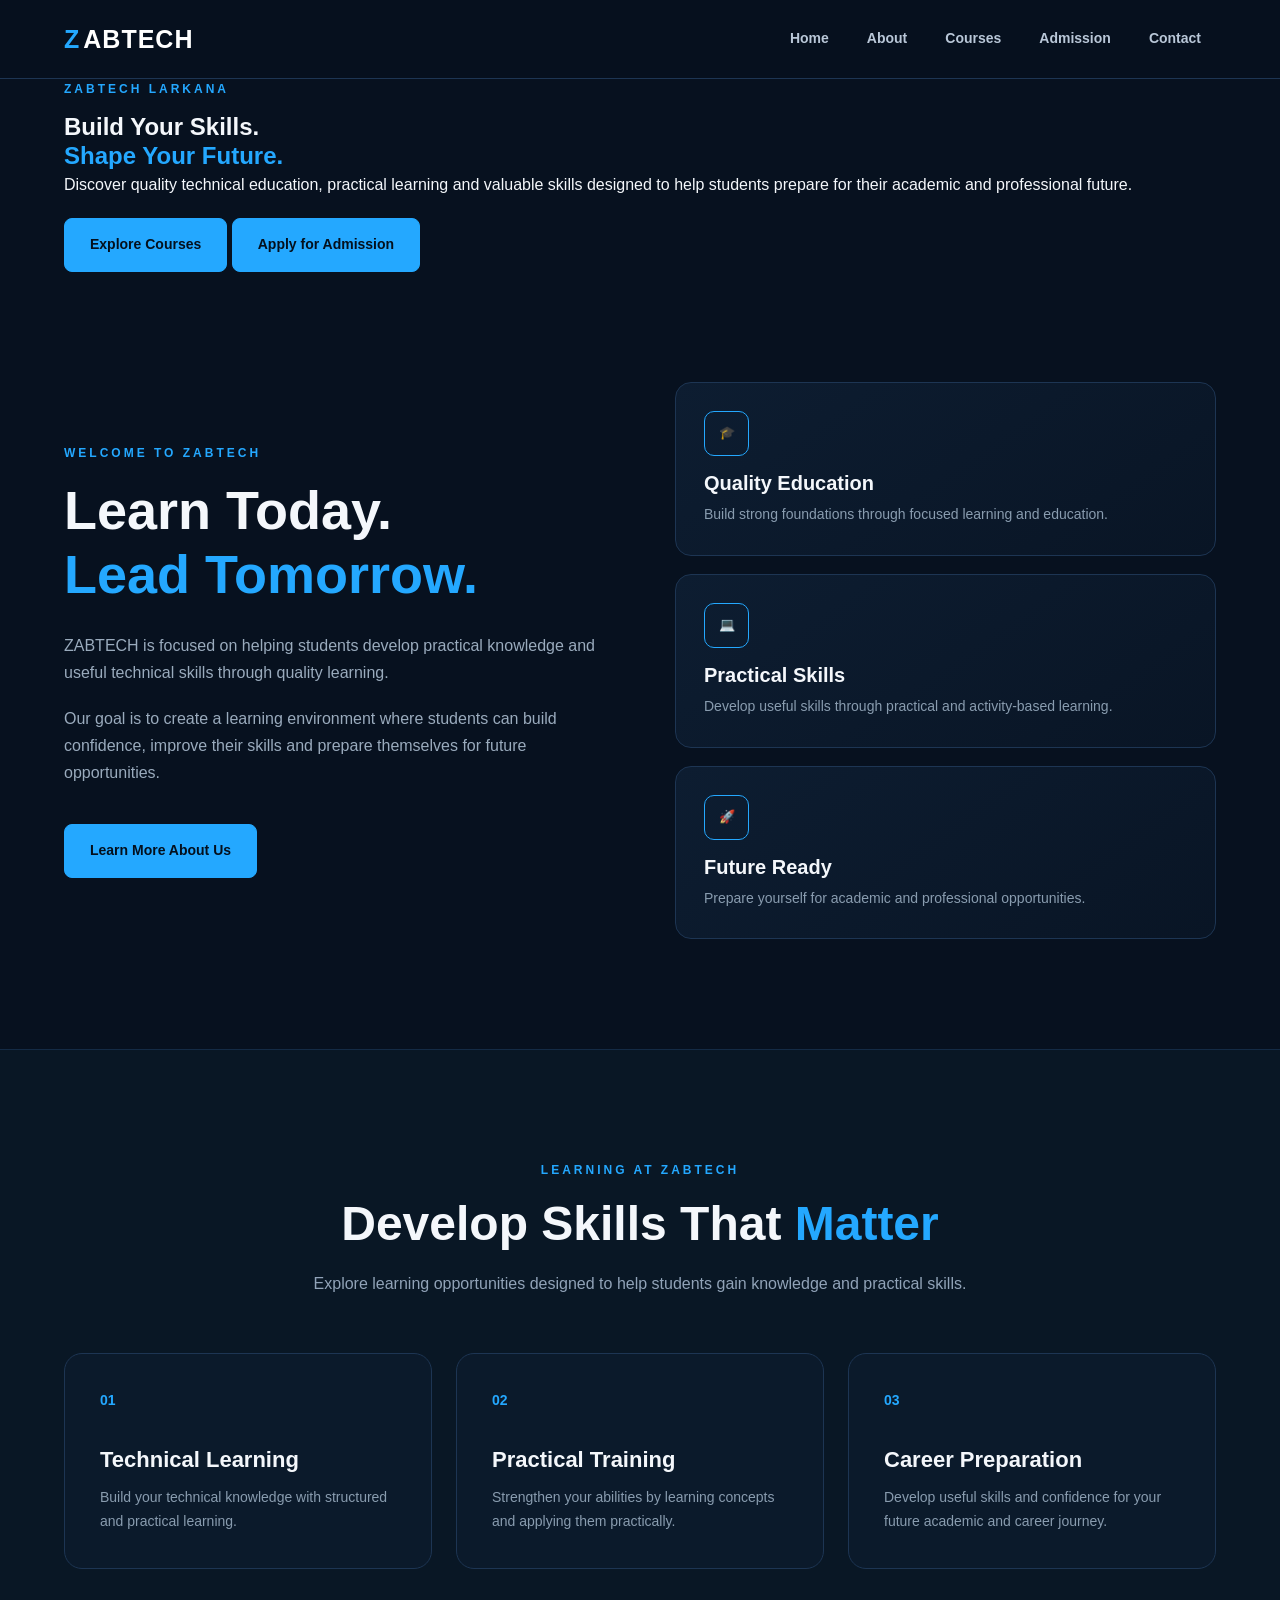
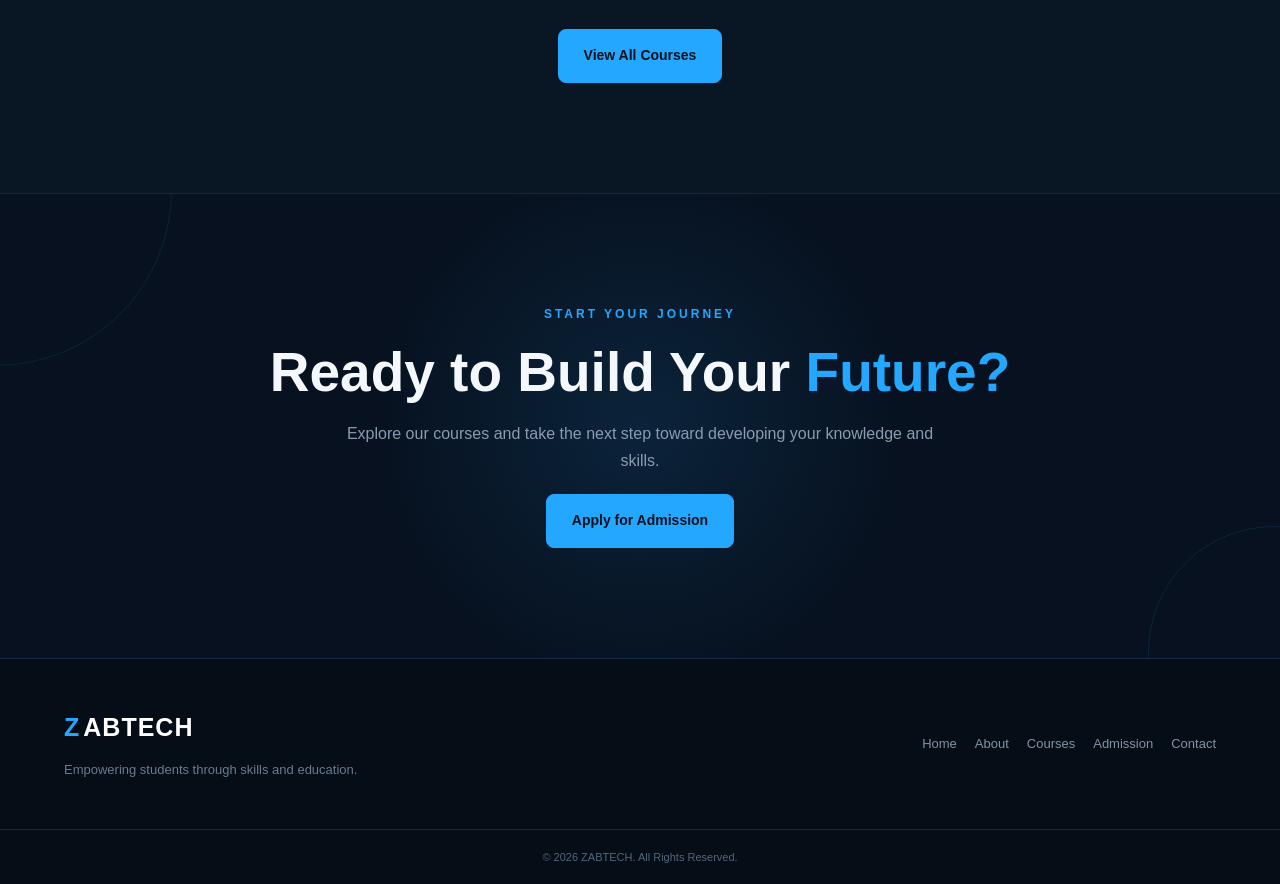
<file: index.html>
<!DOCTYPE html>
<html lang="en">

<head>
    <meta charset="UTF-8">
    <meta name="viewport" content="width=device-width, initial-scale=1.0">

    <title>ZABTECH Larkana | Home</title>

    <link rel="stylesheet" href="style.css">
</head>

<body>

<!-- ================= NAVBAR ================= -->

<header class="navbar">

    <div class="container nav-container">

        <a href="index.html" class="logo">
            <span>Z</span>ABTECH
        </a>

        <nav>
            <a href="index.html">Home</a>
            <a href="about.html">About</a>
            <a href="courses.html">Courses</a>
            <a href="admission.html">Admission</a>
            <a href="contact.html">Contact</a>
        </nav>

    </div>

</header>


<!-- ================= HERO / HOME ================= -->

<main>

<section class="hero">

    <div class="container">

        <div class="hero-content">

            <p class="section-tag">
                ZABTECH LARKANA
            </p>

            <h1>
                Build Your Skills.
                <br>
                <span>Shape Your Future.</span>
            </h1>

            <p>
                Discover quality technical education, practical
                learning and valuable skills designed to help
                students prepare for their academic and
                professional future.
            </p>

            <div class="hero-buttons">

                <a href="courses.html" class="btn">
                    Explore Courses
                </a>

                <a href="admission.html" class="btn">
                    Apply for Admission
                </a>

            </div>

        </div>

    </div>

</section>


<!-- ================= INTRO ================= -->

<section class="about-section">

    <div class="container about-grid">

        <div class="about-content">

            <p class="section-tag">
                WELCOME TO ZABTECH
            </p>

            <h2>
                Learn Today.
                <br>
                <span>Lead Tomorrow.</span>
            </h2>

            <p>
                ZABTECH is focused on helping students develop
                practical knowledge and useful technical skills
                through quality learning.
            </p>

            <p>
                Our goal is to create a learning environment where
                students can build confidence, improve their skills
                and prepare themselves for future opportunities.
            </p>

            <a href="about.html" class="btn">
                Learn More About Us
            </a>

        </div>


        <div class="about-card">

            <div class="info-box">

                <div class="info-icon">
                    🎓
                </div>

                <h3>
                    Quality Education
                </h3>

                <p>
                    Build strong foundations through focused
                    learning and education.
                </p>

            </div>


            <div class="info-box">

                <div class="info-icon">
                    💻
                </div>

                <h3>
                    Practical Skills
                </h3>

                <p>
                    Develop useful skills through practical
                    and activity-based learning.
                </p>

            </div>


            <div class="info-box">

                <div class="info-icon">
                    🚀
                </div>

                <h3>
                    Future Ready
                </h3>

                <p>
                    Prepare yourself for academic and
                    professional opportunities.
                </p>

            </div>

        </div>

    </div>

</section>


<!-- ================= COURSES PREVIEW ================= -->

<section class="mission-section">

    <div class="container">

        <div class="section-heading">

            <p class="section-tag">
                LEARNING AT ZABTECH
            </p>

            <h2>
                Develop Skills That
                <span>Matter</span>
            </h2>

            <p>
                Explore learning opportunities designed to help
                students gain knowledge and practical skills.
            </p>

        </div>


        <div class="mission-grid">

            <div class="mission-card">

                <span>01</span>

                <h3>
                    Technical Learning
                </h3>

                <p>
                    Build your technical knowledge with
                    structured and practical learning.
                </p>

            </div>


            <div class="mission-card">

                <span>02</span>

                <h3>
                    Practical Training
                </h3>

                <p>
                    Strengthen your abilities by learning
                    concepts and applying them practically.
                </p>

            </div>


            <div class="mission-card">

                <span>03</span>

                <h3>
                    Career Preparation
                </h3>

                <p>
                    Develop useful skills and confidence
                    for your future academic and career journey.
                </p>

            </div>

        </div>


        <div style="text-align:center; margin-top:40px;">

            <a href="courses.html" class="btn">
                View All Courses
            </a>

        </div>

    </div>

</section>


<!-- ================= ADMISSION CTA ================= -->

<section class="cta-section">

    <div class="container">

        <p class="section-tag">
            START YOUR JOURNEY
        </p>

        <h2>
            Ready to Build Your
            <span>Future?</span>
        </h2>

        <p>
            Explore our courses and take the next step toward
            developing your knowledge and skills.
        </p>

        <a href="admission.html" class="btn">
            Apply for Admission
        </a>

    </div>

</section>

</main>


<!-- ================= FOOTER ================= -->

<footer class="footer">

    <div class="container footer-content">

        <div>

            <a href="index.html" class="logo">
                <span>Z</span>ABTECH
            </a>

            <p>
                Empowering students through skills and education.
            </p>

        </div>


        <div class="footer-links">

            <a href="index.html">Home</a>

            <a href="about.html">About</a>

            <a href="courses.html">Courses</a>

            <a href="admission.html">Admission</a>

            <a href="contact.html">Contact</a>

        </div>

    </div>


    <div class="copyright">

        © 2026 ZABTECH. All Rights Reserved.

    </div>

</footer>


</body>
</html>
</file>
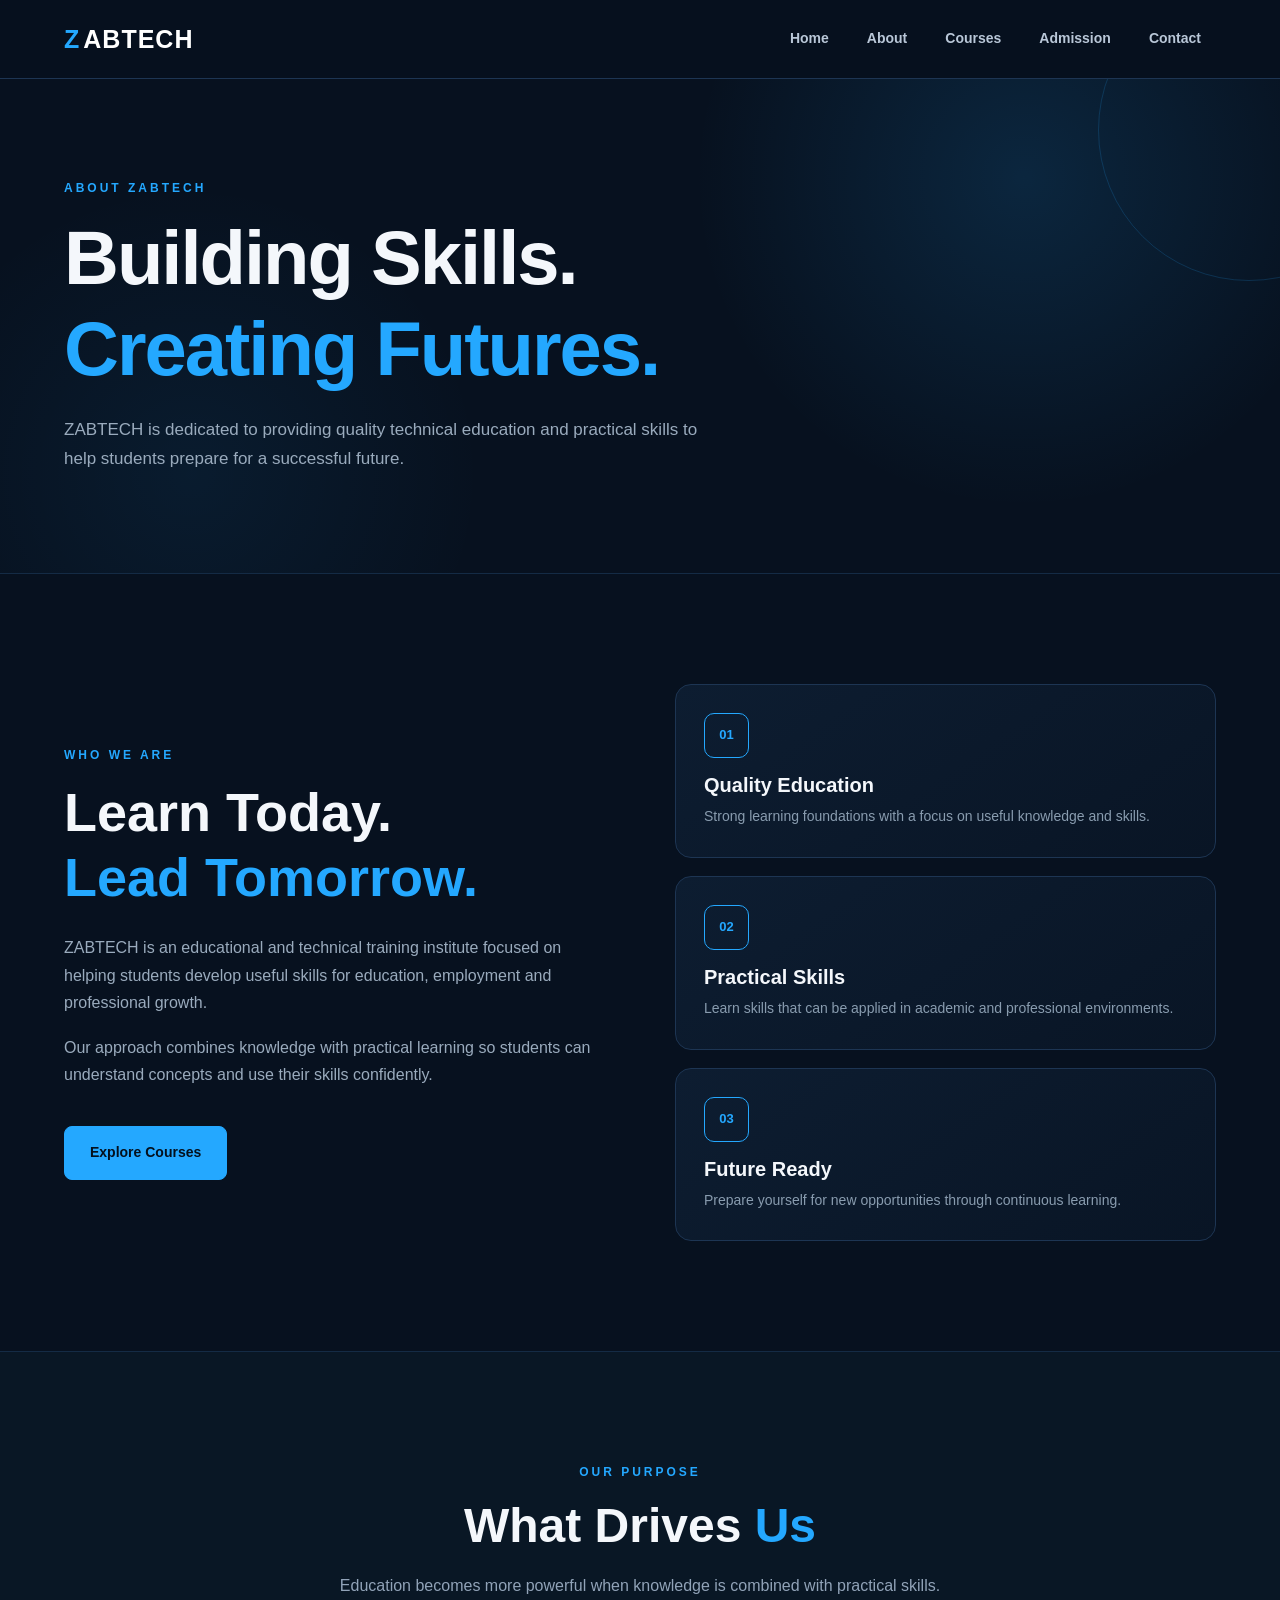
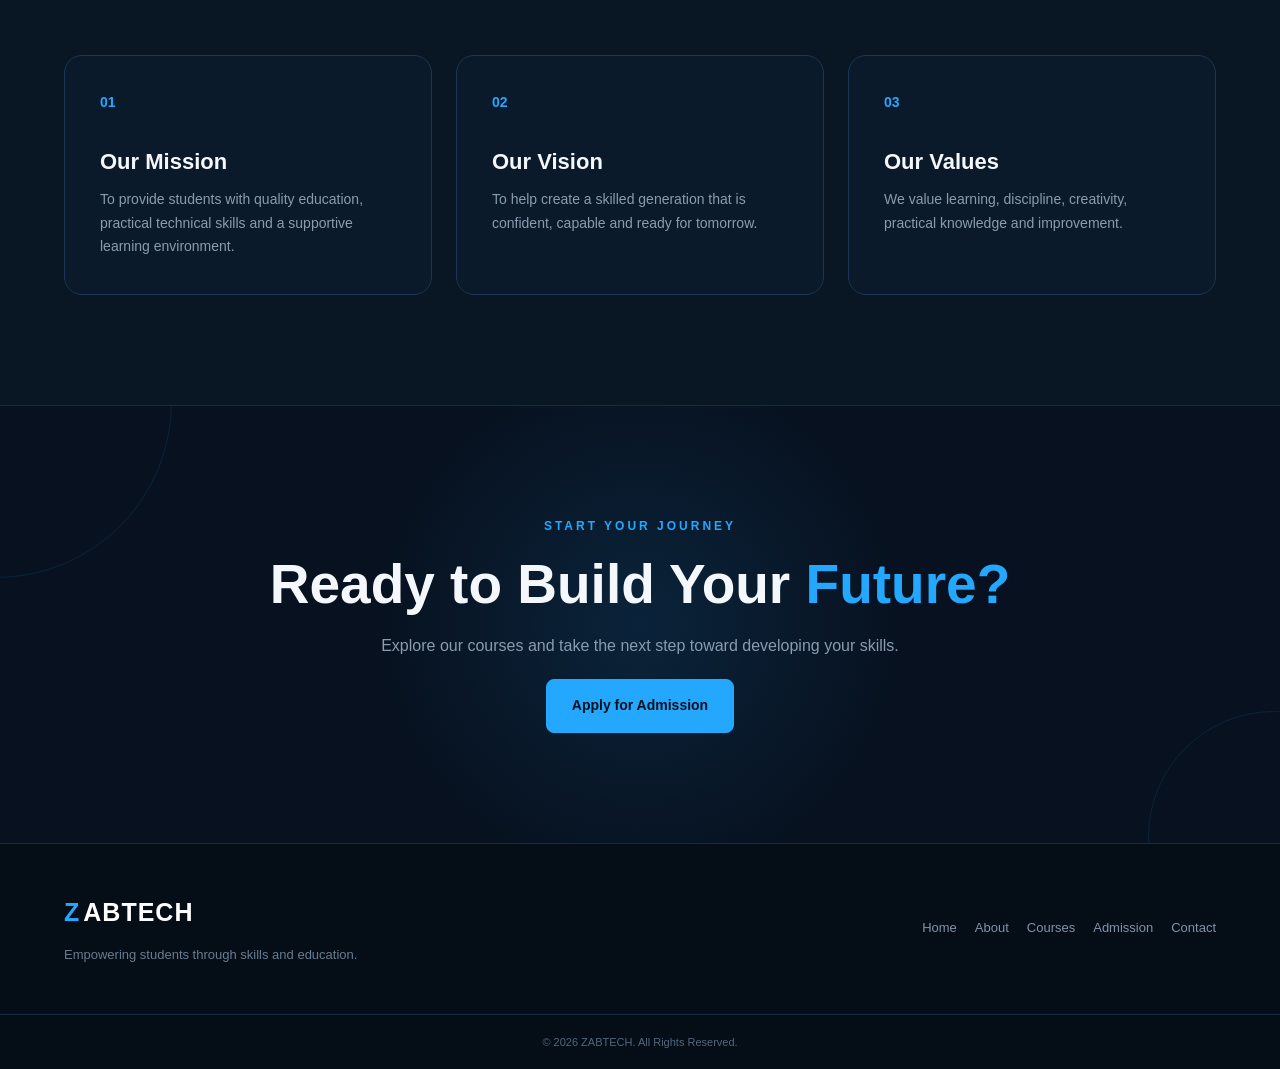
<file: about.html>
<!DOCTYPE html>

<html lang="en">
<head>
    <meta charset="UTF-8">
    <meta name="viewport" content="width=device-width, initial-scale=1.0">
    <title>About Us | ZABTECH</title>
    <link rel="stylesheet" href="style.css">
</head>

<body>


<header class="navbar">
    <div class="container nav-container">

        <a href="index.html" class="logo">
            <span>Z</span>ABTECH
        </a>

        <nav>
    <a href="index.html">Home</a>
    <a href="about.html">About</a>
    <a href="courses.html">Courses</a>
    <a href="admission.html">Admission</a>
    <a href="contact.html">Contact</a>
</nav>

    </div>
</header>


<main>

    <section class="page-hero">
        <div class="container">

            <p class="section-tag">ABOUT ZABTECH</p>

            <h1>
                Building Skills.<br>
                <span>Creating Futures.</span>
            </h1>

            <p>
                ZABTECH is dedicated to providing quality technical
                education and practical skills to help students
                prepare for a successful future.
            </p>

        </div>
    </section>


    <section class="about-section">

        <div class="container about-grid">

            <div class="about-content">

                <p class="section-tag">WHO WE ARE</p>

                <h2>
                    Learn Today.<br>
                    <span>Lead Tomorrow.</span>
                </h2>

                <p>
                    ZABTECH is an educational and technical training
                    institute focused on helping students develop
                    useful skills for education, employment and
                    professional growth.
                </p>

                <p>
                    Our approach combines knowledge with practical
                    learning so students can understand concepts
                    and use their skills confidently.
                </p>

                <a href="courses.html" class="btn">
                    Explore Courses
                </a>

            </div>


            <div class="about-card">

                <div class="info-box">
                    <div class="info-icon">01</div>
                    <h3>Quality Education</h3>
                    <p>
                        Strong learning foundations with a focus
                        on useful knowledge and skills.
                    </p>
                </div>

                <div class="info-box">
                    <div class="info-icon">02</div>
                    <h3>Practical Skills</h3>
                    <p>
                        Learn skills that can be applied in
                        academic and professional environments.
                    </p>
                </div>

                <div class="info-box">
                    <div class="info-icon">03</div>
                    <h3>Future Ready</h3>
                    <p>
                        Prepare yourself for new opportunities
                        through continuous learning.
                    </p>
                </div>

            </div>

        </div>

    </section>


    <section class="mission-section">

        <div class="container">

            <div class="section-heading">

                <p class="section-tag">OUR PURPOSE</p>

                <h2>
                    What Drives <span>Us</span>
                </h2>

                <p>
                    Education becomes more powerful when knowledge
                    is combined with practical skills.
                </p>

            </div>


            <div class="mission-grid">

                <div class="mission-card">
                    <span>01</span>
                    <h3>Our Mission</h3>
                    <p>
                        To provide students with quality education,
                        practical technical skills and a supportive
                        learning environment.
                    </p>
                </div>

                <div class="mission-card">
                    <span>02</span>
                    <h3>Our Vision</h3>
                    <p>
                        To help create a skilled generation that is
                        confident, capable and ready for tomorrow.
                    </p>
                </div>

                <div class="mission-card">
                    <span>03</span>
                    <h3>Our Values</h3>
                    <p>
                        We value learning, discipline, creativity,
                        practical knowledge and improvement.
                    </p>
                </div>

            </div>

        </div>

    </section>


    <section class="cta-section">

        <div class="container">

            <p class="section-tag">START YOUR JOURNEY</p>

            <h2>
                Ready to Build Your <span>Future?</span>
            </h2>

            <p>
                Explore our courses and take the next step
                toward developing your skills.
            </p>

            <a href="admission.html" class="btn">
                Apply for Admission
            </a>

        </div>

    </section>

</main>


<footer class="footer">

    <div class="container footer-content">

        <div>
            <a href="index.html" class="logo">
                <span>Z</span>ABTECH
            </a>

            <p>
                Empowering students through skills and education.
            </p>
        </div>

        <div class="footer-links">
            <a href="index.html">Home</a>
            <a href="about.html">About</a>
            <a href="courses.html">Courses</a>
            <a href="admission.html">Admission</a>
            <a href="contact.html">Contact</a>
        </div>

    </div>

    <div class="copyright">
        © 2026 ZABTECH. All Rights Reserved.
    </div>

</footer>


</body>
</html>
</file>
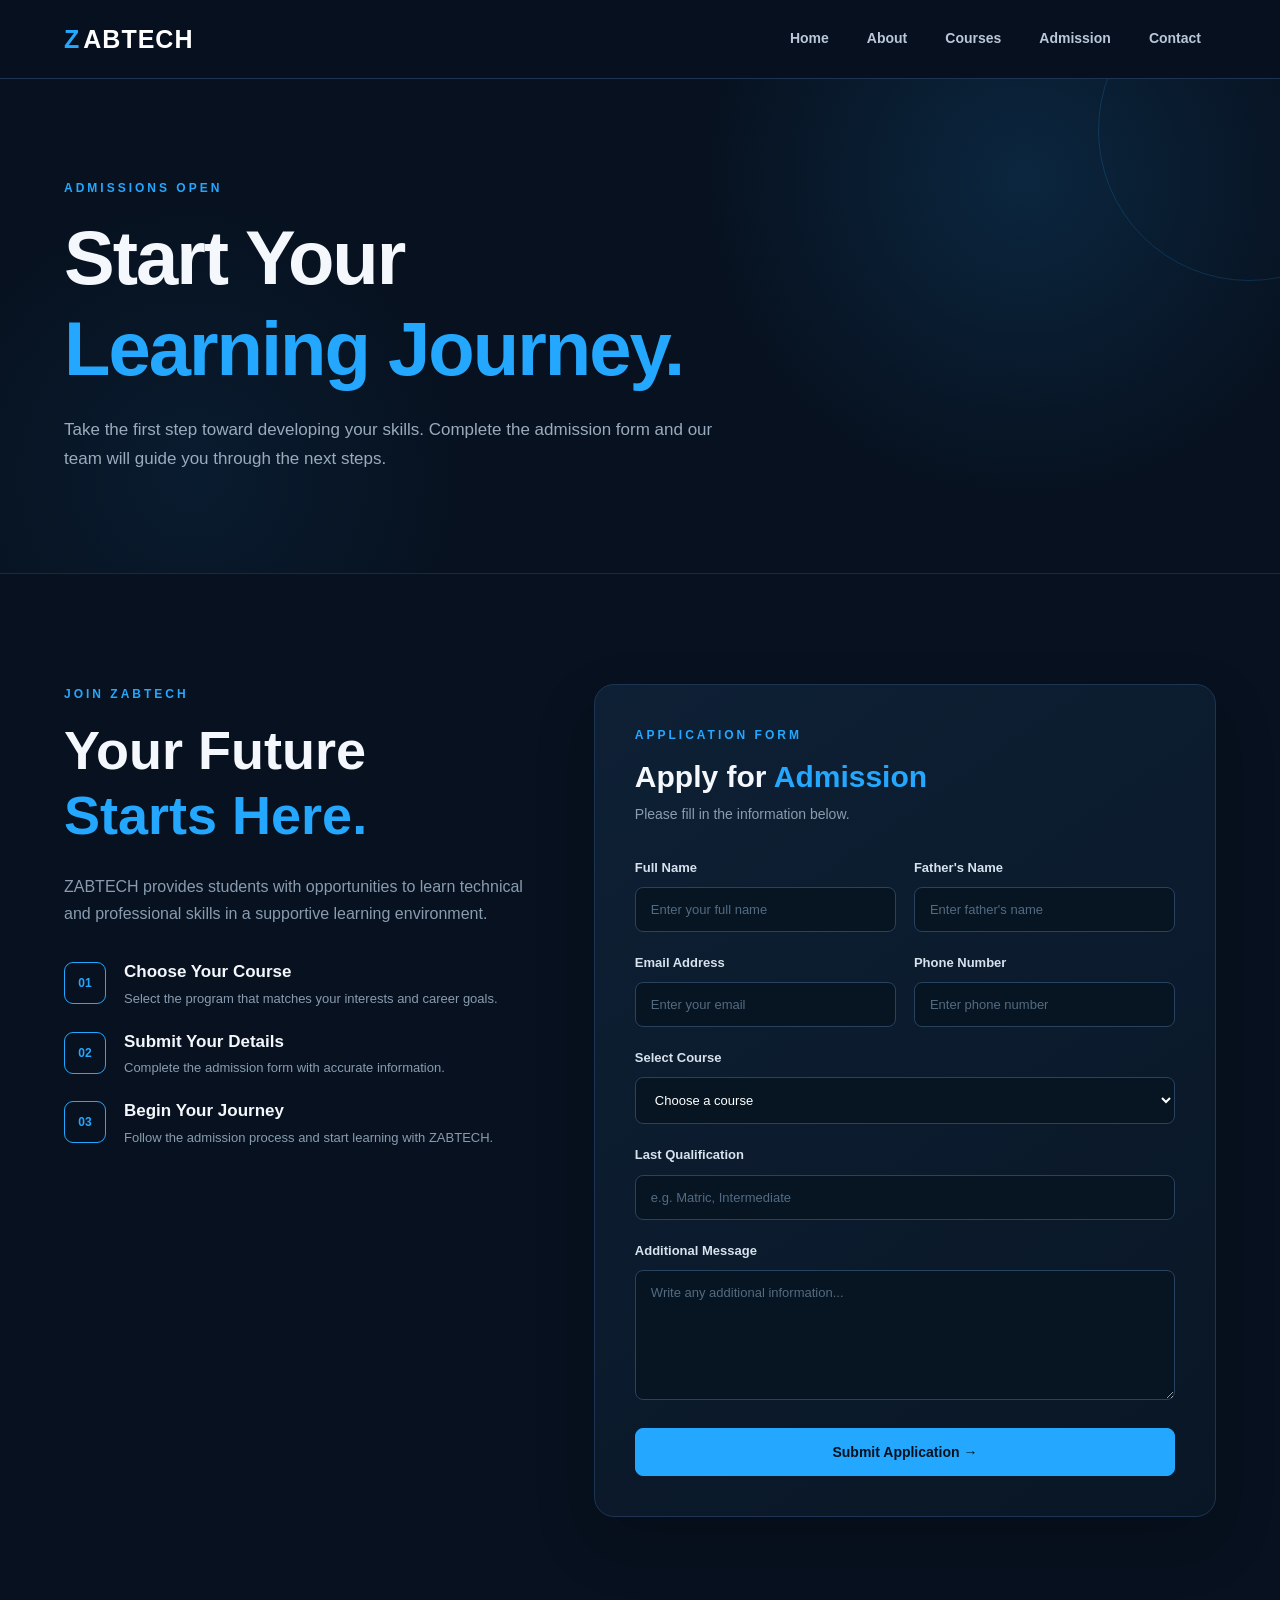
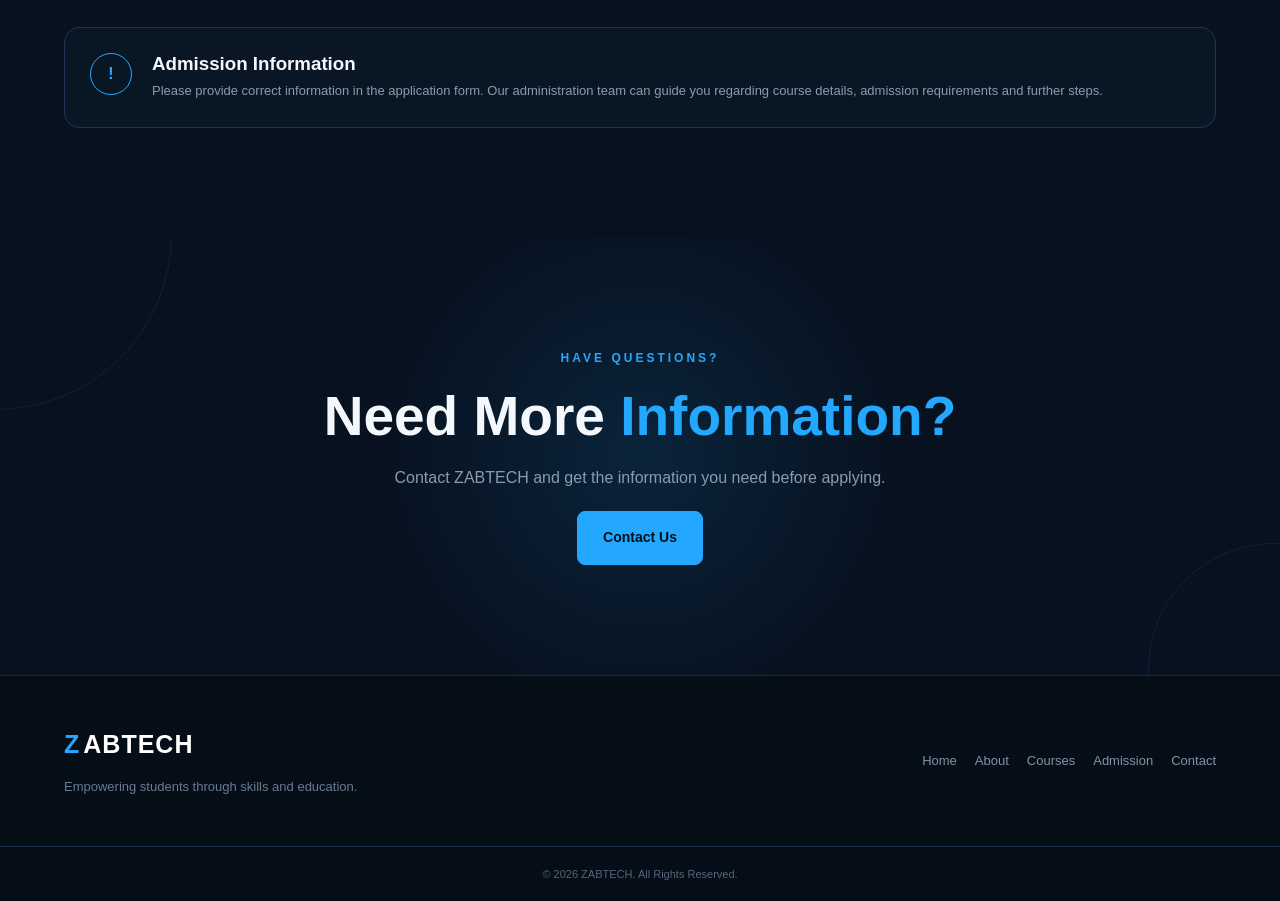
<file: admission.html>
<!DOCTYPE html>
<html lang="en">
<head>
    <meta charset="UTF-8">
    <meta name="viewport" content="width=device-width, initial-scale=1.0">
    <title>Admission | ZABTECH</title>
    <link rel="stylesheet" href="style.css">
</head>

<body>


<!-- NAVBAR -->
<header class="navbar">
    <div class="container nav-container">

        <a href="index.html" class="logo">
            <span>Z</span>ABTECH
        </a>

        <nav>
            <a href="index.html">Home</a>
            <a href="about.html">About</a>
            <a href="courses.html">Courses</a>
            <a href="admission.html">Admission</a>
            <a href="contact.html">Contact</a>
        </nav>

    </div>
</header>


<!-- ADMISSION HERO -->
<section class="page-hero">

    <div class="container">

        <p class="section-tag">ADMISSIONS OPEN</p>

        <h1>
            Start Your<br>
            <span>Learning Journey.</span>
        </h1>

        <p>
            Take the first step toward developing your skills.
            Complete the admission form and our team will
            guide you through the next steps.
        </p>

    </div>

</section>


<!-- ADMISSION SECTION -->
<section class="admission-section">

    <div class="container admission-grid">

        <!-- LEFT SIDE -->
        <div class="admission-info">

            <p class="section-tag">JOIN ZABTECH</p>

            <h2>
                Your Future<br>
                <span>Starts Here.</span>
            </h2>

            <p>
                ZABTECH provides students with opportunities to
                learn technical and professional skills in a
                supportive learning environment.
            </p>


            <div class="admission-points">

                <div class="admission-point">
                    <span>01</span>
                    <div>
                        <h3>Choose Your Course</h3>
                        <p>
                            Select the program that matches your
                            interests and career goals.
                        </p>
                    </div>
                </div>


                <div class="admission-point">
                    <span>02</span>
                    <div>
                        <h3>Submit Your Details</h3>
                        <p>
                            Complete the admission form with
                            accurate information.
                        </p>
                    </div>
                </div>


                <div class="admission-point">
                    <span>03</span>
                    <div>
                        <h3>Begin Your Journey</h3>
                        <p>
                            Follow the admission process and
                            start learning with ZABTECH.
                        </p>
                    </div>
                </div>

            </div>

        </div>


        <!-- FORM -->
        <div class="admission-form-box">

            <div class="form-heading">

                <p class="section-tag">APPLICATION FORM</p>

                <h2>Apply for <span>Admission</span></h2>

                <p>
                    Please fill in the information below.
                </p>

            </div>


            <form action="https://api.web3forms.com/submit" method="POST" id="admissionForm">

                <!-- Web3Forms Access Key -->
                <input type="hidden" name="access_key" value="84dcda36-5c07-45c5-be48-136fb9a94024">

                <div class="form-row">

                    <div class="form-group">

                        <label for="name">
                            Full Name
                        </label>

                        <input
                            type="text"
                            id="name"
                            name="Full Name"
                            placeholder="Enter your full name"
                            required
                        >

                    </div>


                    <div class="form-group">

                        <label for="father">
                            Father's Name
                        </label>

                        <input
                            type="text"
                            id="father"
                            name="Father Name"
                            placeholder="Enter father's name"
                            required
                        >

                    </div>

                </div>


                <div class="form-row">

                    <div class="form-group">

                        <label for="email">
                            Email Address
                        </label>

                        <input
                            type="email"
                            id="email"
                            name="Email"
                            placeholder="Enter your email"
                            required
                        >

                    </div>


                    <div class="form-group">

                        <label for="phone">
                            Phone Number
                        </label>

                        <input
                            type="tel"
                            id="phone"
                            name="Phone"
                            placeholder="Enter phone number"
                            required
                        >

                    </div>

                </div>


                <div class="form-group">

                    <label for="course">
                        Select Course
                    </label>

                    <select id="course" name="Selected Course" required>

                        <option value="">
                            Choose a course
                        </option>

                        <option value="Diploma in Information Technology">
                            Diploma in Information Technology
                        </option>

                        <option value="Web Development">
                            Web Development
                        </option>

                        <option value="Graphic Design">
                            Graphic Design
                        </option>

                        <option value="Office Management">
                            Office Management
                        </option>

                        <option value="Digital Marketing">
                            Digital Marketing
                        </option>

                        <option value="Digital Skills">
                            Digital Skills
                        </option>

                    </select>

                </div>


                <div class="form-group">

                    <label for="education">
                        Last Qualification
                    </label>

                    <input
                        type="text"
                        id="education"
                        name="Last Qualification"
                        placeholder="e.g. Matric, Intermediate"
                        required
                    >

                </div>


                <div class="form-group">

                    <label for="message">
                        Additional Message
                    </label>

                    <textarea
                        id="message"
                        name="Additional Message"
                        rows="5"
                        placeholder="Write any additional information..."
                    ></textarea>

                </div>


                <button type="submit" class="form-submit">
                    Submit Application →
                </button>

            </form>

        </div>

    </div>

</section>


<!-- ADMISSION NOTE -->
<section class="notice-section">

    <div class="container">

        <div class="notice-box">

            <div class="notice-icon">!</div>

            <div>

                <h3>Admission Information</h3>

                <p>
                    Please provide correct information in the
                    application form. Our administration team
                    can guide you regarding course details,
                    admission requirements and further steps.
                </p>

            </div>

        </div>

    </div>

</section>


<!-- CTA -->
<section class="cta-section">

    <div class="container">

        <p class="section-tag">HAVE QUESTIONS?</p>

        <h2>
            Need More <span>Information?</span>
        </h2>

        <p>
            Contact ZABTECH and get the information you need
            before applying.
        </p>

        <a href="contact.html" class="btn">
            Contact Us
        </a>

    </div>

</section>


<!-- FOOTER -->
<footer class="footer">

    <div class="container footer-content">

        <div>

            <a href="index.html" class="logo">
                <span>Z</span>ABTECH
            </a>

            <p>
                Empowering students through skills and education.
            </p>

        </div>


        <div class="footer-links">

            <a href="index.html">Home</a>
            <a href="about.html">About</a>
            <a href="courses.html">Courses</a>
            <a href="admission.html">Admission</a>
            <a href="contact.html">Contact</a>

        </div>

    </div>


    <div class="copyright">
        © 2026 ZABTECH. All Rights Reserved.
    </div>

</footer>

</body>
</html>
</file>
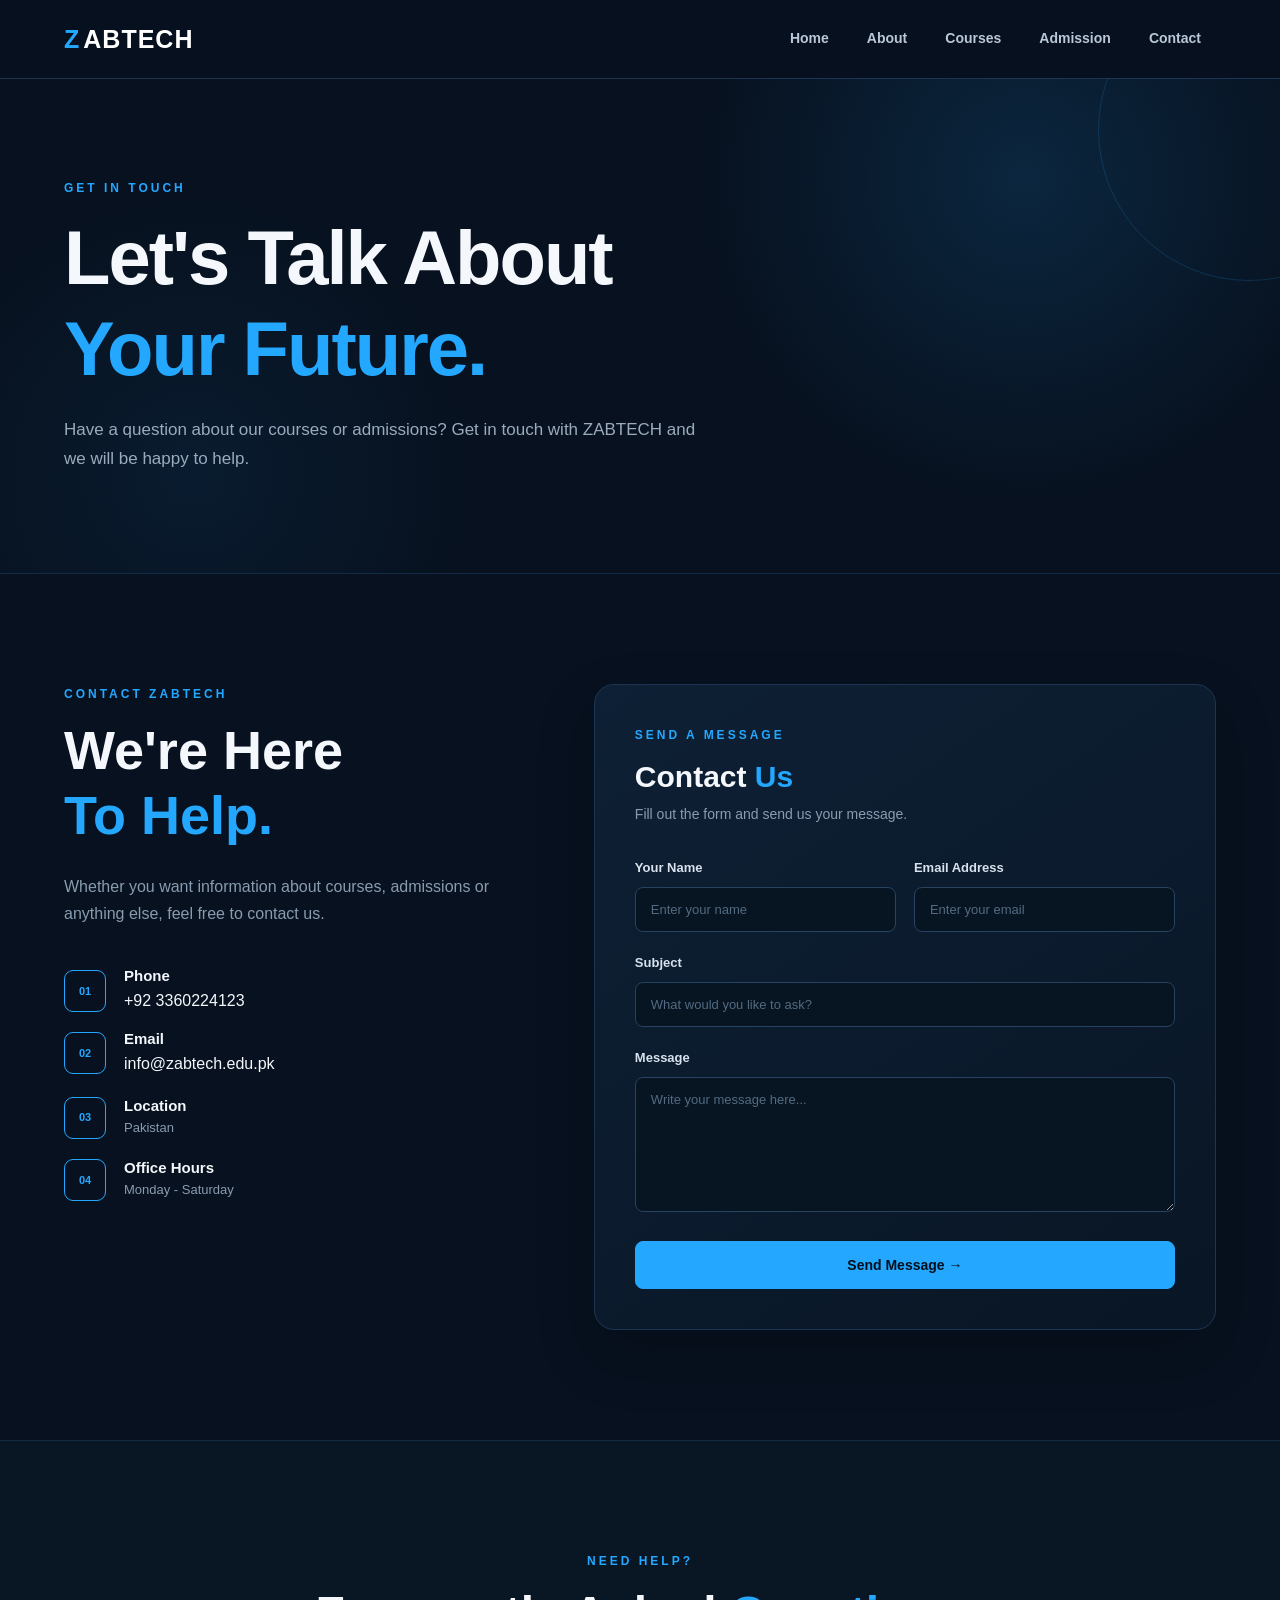
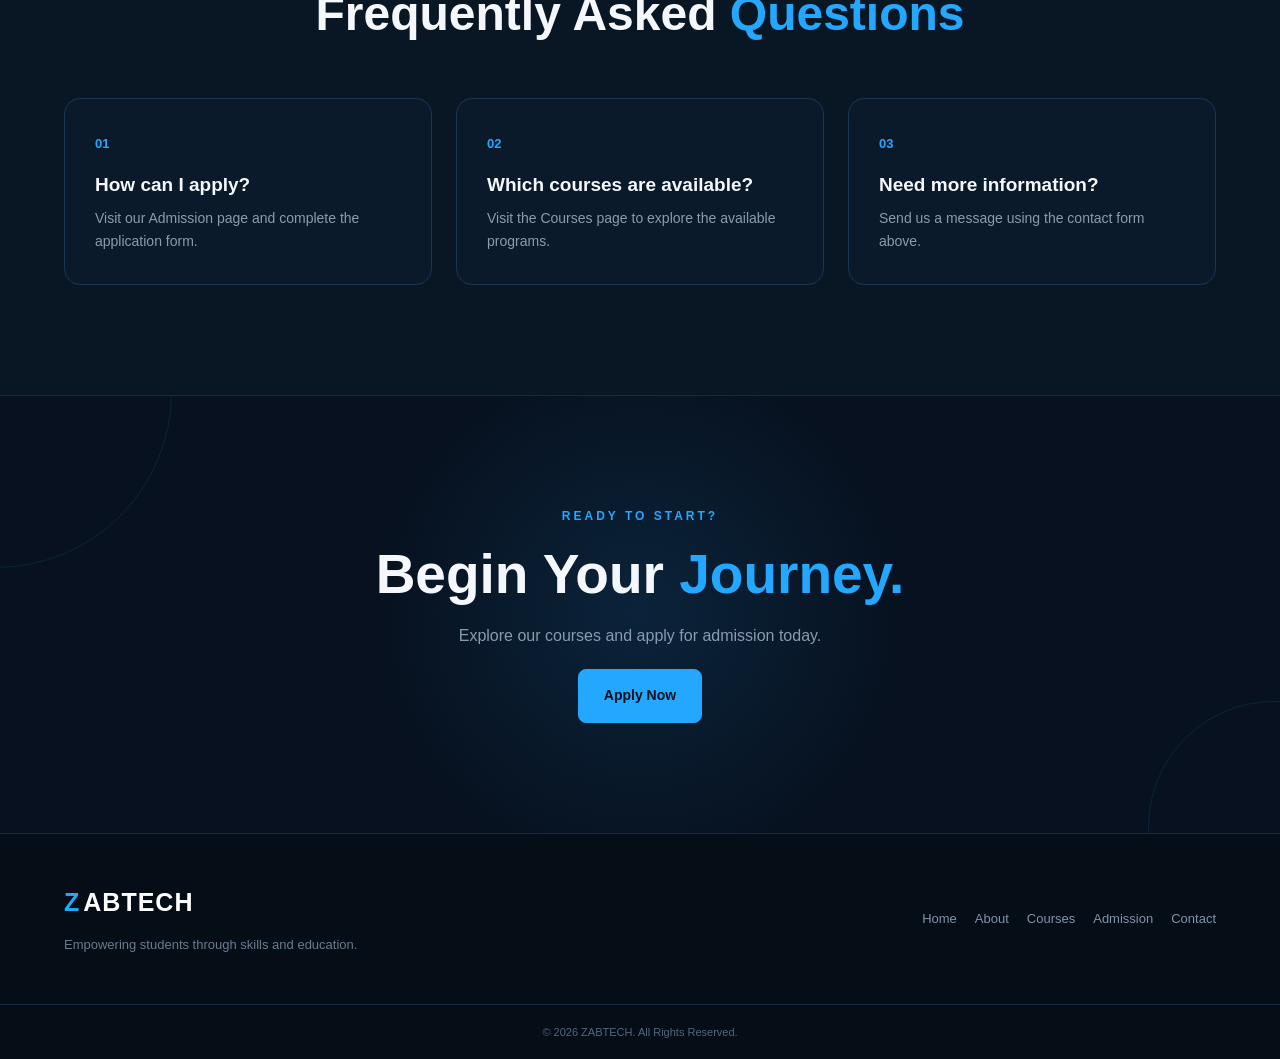
<file: contact.html>
<!DOCTYPE html>

<html lang="en">
<head>
    <meta charset="UTF-8">
    <meta name="viewport" content="width=device-width, initial-scale=1.0">
    <title>Contact | ZABTECH</title>
    <link rel="stylesheet" href="style.css">
</head>

<body>


<!-- NAVBAR -->
<header class="navbar">
    <div class="container nav-container">

        <a href="index.html" class="logo">
            <span>Z</span>ABTECH
        </a>

        <nav>
    <a href="index.html">Home</a>
    <a href="about.html">About</a>
    <a href="courses.html">Courses</a>
    <a href="admission.html">Admission</a>
    <a href="contact.html">Contact</a>
</nav>

    </div>
</header>


<!-- CONTACT HERO -->
<section class="page-hero">

    <div class="container">

        <p class="section-tag">GET IN TOUCH</p>

        <h1>
            Let's Talk About<br>
            <span>Your Future.</span>
        </h1>

        <p>
            Have a question about our courses or admissions?
            Get in touch with ZABTECH and we will be happy
            to help.
        </p>

    </div>

</section>


<!-- CONTACT SECTION -->
<section class="contact-section">

    <div class="container contact-grid">

        <!-- CONTACT INFORMATION -->
        <div class="contact-info">

            <p class="section-tag">CONTACT ZABTECH</p>

            <h2>
                We're Here<br>
                <span>To Help.</span>
            </h2>

            <p>
                Whether you want information about courses,
                admissions or anything else, feel free to
                contact us.
            </p>


            <div class="contact-details">

                <div class="contact-item">

                    <div class="contact-icon">
                        01
                    </div>

                  <div>
    <h3>Phone</h3>
    <a href="tel:+923360224123">+92 3360224123</a>
</div>


<div class="contact-item">

    <div class="contact-icon">
        02
    </div>

    <div>
        <h3>Email</h3>
        <a href="mailto:info@zabtech.edu.pk">info@zabtech.edu.pk</a>
    </div>

</div>
                </div>


                <div class="contact-item">

                    <div class="contact-icon">
                        03
                    </div>

                    <div>
                        <h3>Location</h3>
                        <p>Pakistan</p>
                    </div>

                </div>


                <div class="contact-item">

                    <div class="contact-icon">
                        04
                    </div>

                    <div>
                        <h3>Office Hours</h3>
                        <p>Monday - Saturday</p>
                    </div>

                </div>

            </div>

        </div>


        <!-- CONTACT FORM -->
        <div class="contact-form-box">

            <div class="form-heading">

                <p class="section-tag">SEND A MESSAGE</p>

                <h2>
                    Contact <span>Us</span>
                </h2>

                <p>
                    Fill out the form and send us your message.
                </p>

            </div>


            <form>

                <div class="form-row">

                    <div class="form-group">

                        <label for="contact-name">
                            Your Name
                        </label>

                        <input
                            type="text"
                            id="contact-name"
                            placeholder="Enter your name"
                            required
                        >

                    </div>


                    <div class="form-group">

                        <label for="contact-email">
                            Email Address
                        </label>

                        <input
                            type="email"
                            id="contact-email"
                            placeholder="Enter your email"
                            required
                        >

                    </div>

                </div>


                <div class="form-group">

                    <label for="subject">
                        Subject
                    </label>

                    <input
                        type="text"
                        id="subject"
                        placeholder="What would you like to ask?"
                        required
                    >

                </div>


                <div class="form-group">

                    <label for="contact-message">
                        Message
                    </label>

                    <textarea
                        id="contact-message"
                        rows="7"
                        placeholder="Write your message here..."
                        required
                    ></textarea>

                </div>


                <button type="submit" class="form-submit">
                    Send Message →
                </button>

            </form>

        </div>

    </div>

</section>


<!-- QUICK HELP -->
<section class="help-section">

    <div class="container">

        <div class="section-heading">

            <p class="section-tag">NEED HELP?</p>

            <h2>
                Frequently Asked <span>Questions</span>
            </h2>

        </div>


        <div class="help-grid">

            <div class="help-card">

                <span>01</span>

                <h3>How can I apply?</h3>

                <p>
                    Visit our Admission page and complete
                    the application form.
                </p>

            </div>


            <div class="help-card">

                <span>02</span>

                <h3>Which courses are available?</h3>

                <p>
                    Visit the Courses page to explore the
                    available programs.
                </p>

            </div>


            <div class="help-card">

                <span>03</span>

                <h3>Need more information?</h3>

                <p>
                    Send us a message using the contact form
                    above.
                </p>

            </div>

        </div>

    </div>

</section>


<!-- CTA -->
<section class="cta-section">

    <div class="container">

        <p class="section-tag">READY TO START?</p>

        <h2>
            Begin Your <span>Journey.</span>
        </h2>

        <p>
            Explore our courses and apply for admission today.
        </p>

        <a href="admission.html" class="btn">
            Apply Now
        </a>

    </div>

</section>


<!-- FOOTER -->
<footer class="footer">

    <div class="container footer-content">

        <div>

            <a href="index.html" class="logo">
                <span>Z</span>ABTECH
            </a>

            <p>
                Empowering students through skills and education.
            </p>

        </div>


        <div class="footer-links">

            <a href="index.html">Home</a>
            <a href="about.html">About</a>
            <a href="courses.html">Courses</a>
            <a href="admission.html">Admission</a>
            <a href="contact.html">Contact</a>

        </div>

    </div>


    <div class="copyright">
        © 2026 ZABTECH. All Rights Reserved.
    </div>

</footer>


</body>
</html>
</file>
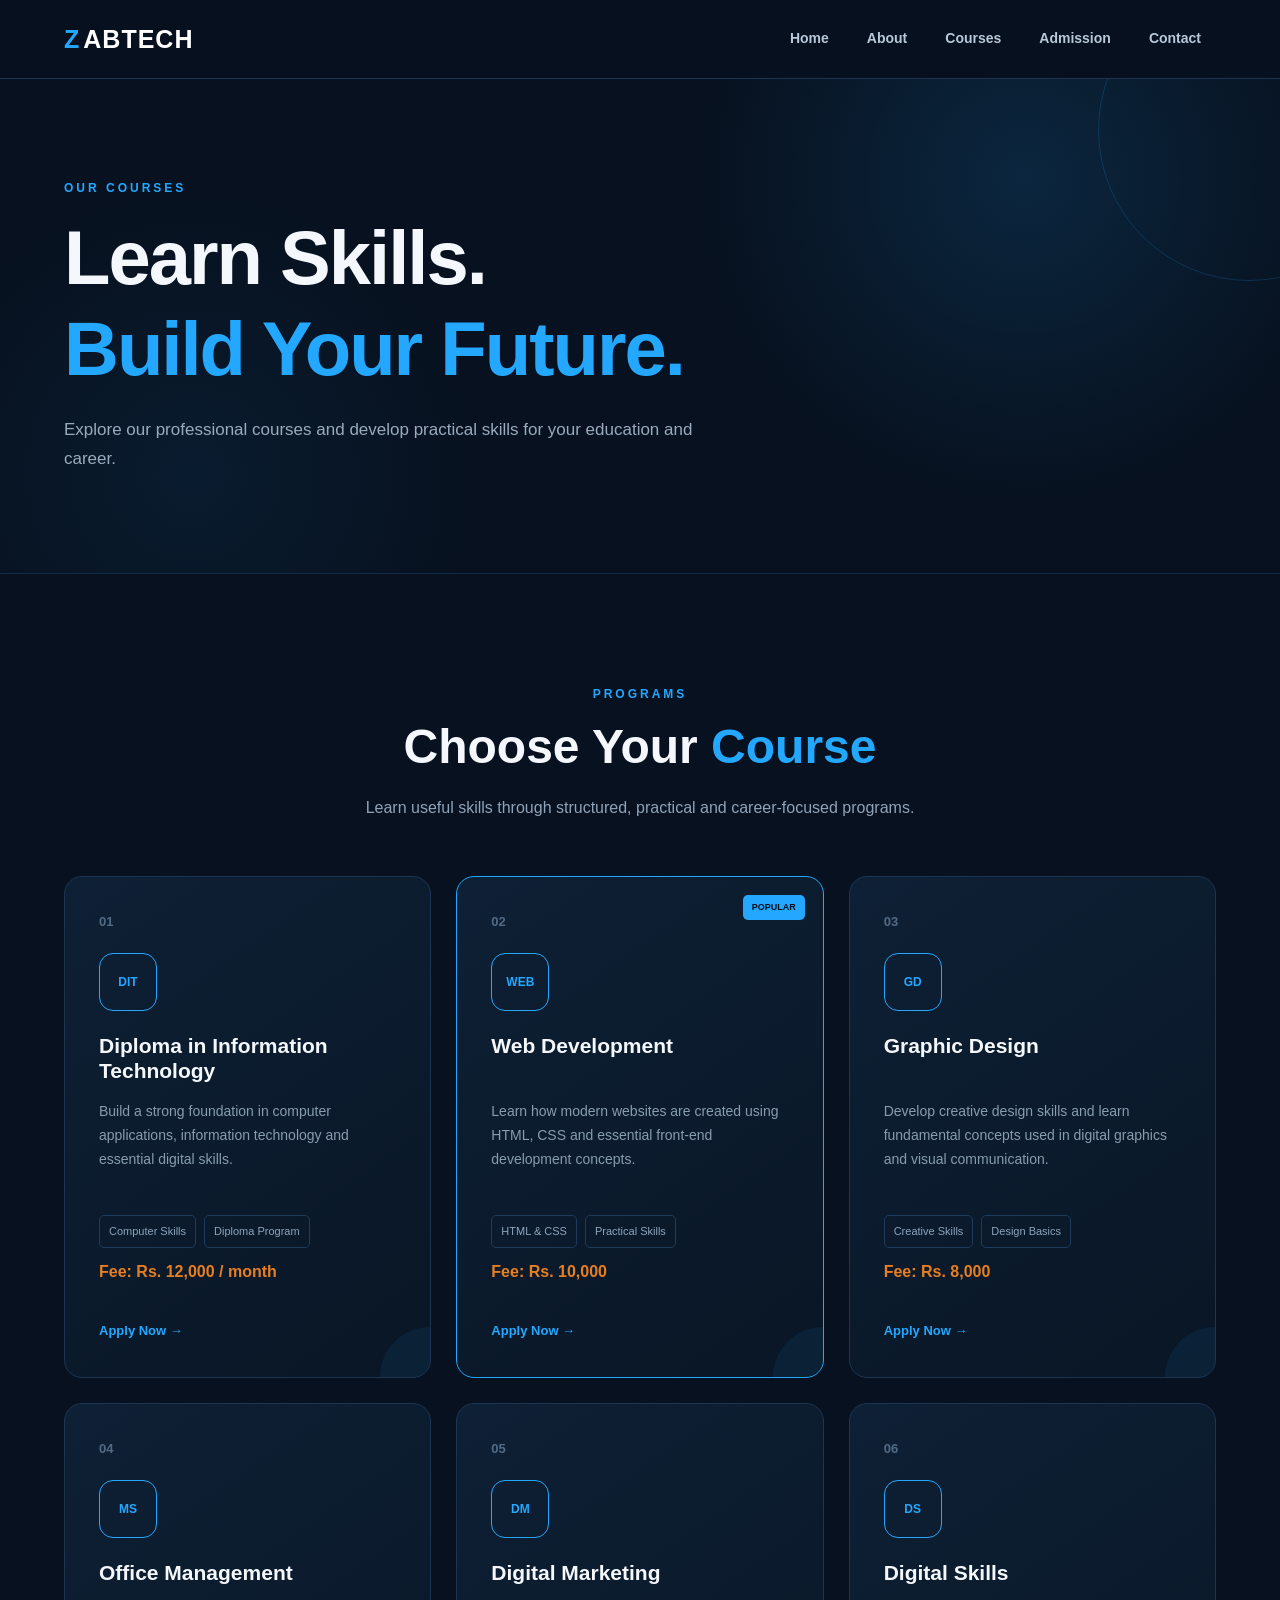
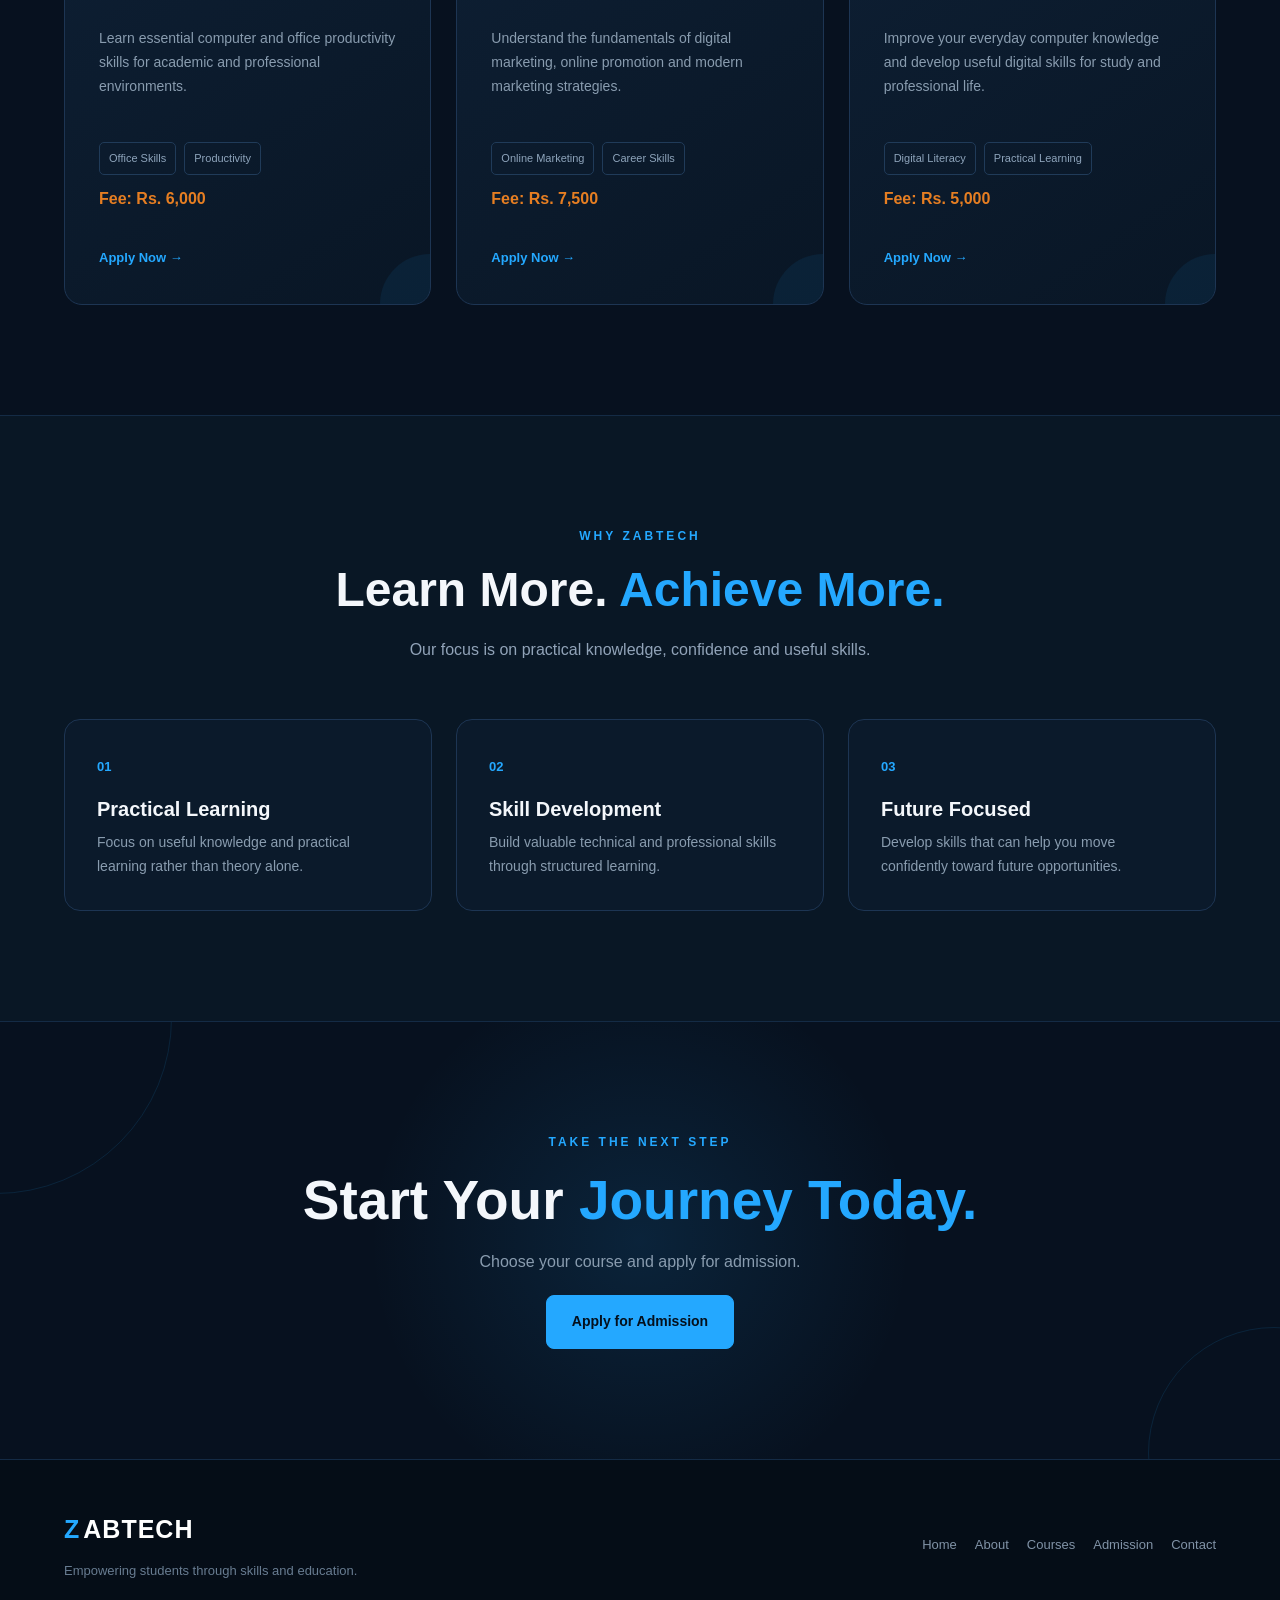
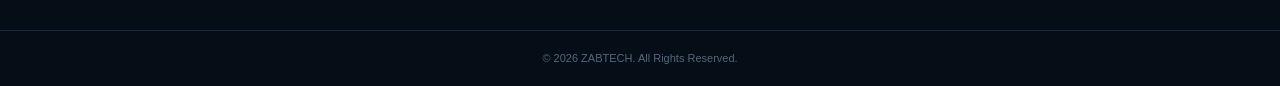
<file: courses.html>
<!DOCTYPE html>
<html lang="en">
<head>
    <meta charset="UTF-8">
    <meta name="viewport" content="width=device-width, initial-scale=1.0">
    <title>Courses | ZABTECH</title>
    <link rel="stylesheet" href="style.css">
</head>

<body>


<!-- NAVBAR -->
<header class="navbar">
    <div class="container nav-container">

        <a href="index.html" class="logo">
            <span>Z</span>ABTECH
        </a>

        <nav>
    <a href="index.html">Home</a>
    <a href="about.html">About</a>
    <a href="courses.html">Courses</a>
    <a href="admission.html">Admission</a>
    <a href="contact.html">Contact</a>
</nav>

    </div>
</header>


<!-- HERO -->
<section class="page-hero">
    <div class="container">

        <p class="section-tag">OUR COURSES</p>

        <h1>
            Learn Skills.<br>
            <span>Build Your Future.</span>
        </h1>

        <p>
            Explore our professional courses and develop
            practical skills for your education and career.
        </p>

    </div>
</section>


<!-- COURSES -->
<section class="courses-section">

    <div class="container">

        <div class="section-heading">

            <p class="section-tag">PROGRAMS</p>

            <h2>
                Choose Your <span>Course</span>
            </h2>

            <p>
                Learn useful skills through structured,
                practical and career-focused programs.
            </p>

        </div>


        <div class="courses-grid">

            <!-- COURSE 1 -->
            <div class="course-card">

                <div class="course-number">01</div>

                <div class="course-icon">DIT</div>

                <h3>Diploma in Information Technology</h3>

                <p>
                    Build a strong foundation in computer
                    applications, information technology and
                    essential digital skills.
                </p>

                <div class="course-details">
                    <span>Computer Skills</span>
                    <span>Diploma Program</span>
                </div>

                <div class="course-fee-tag" style="margin: 10px 0; font-weight: bold; color: var(--accent-color, #e67e22);">
                    Fee: Rs. 12,000 / month
                </div>

                <a href="admission.html" class="course-btn">
                    Apply Now →
                </a>

            </div>


            <!-- COURSE 2 -->
            <div class="course-card featured-course">

                <div class="popular-label">POPULAR</div>

                <div class="course-number">02</div>

                <div class="course-icon">WEB</div>

                <h3>Web Development</h3>

                <p>
                    Learn how modern websites are created using
                    HTML, CSS and essential front-end development
                    concepts.
                </p>

                <div class="course-details">
                    <span>HTML & CSS</span>
                    <span>Practical Skills</span>
                </div>

                <div class="course-fee-tag" style="margin: 10px 0; font-weight: bold; color: var(--accent-color, #e67e22);">
                    Fee: Rs. 10,000
                </div>

                <a href="admission.html" class="course-btn">
                    Apply Now →
                </a>

            </div>


            <!-- COURSE 3 -->
            <div class="course-card">

                <div class="course-number">03</div>

                <div class="course-icon">GD</div>

                <h3>Graphic Design</h3>

                <p>
                    Develop creative design skills and learn
                    fundamental concepts used in digital graphics
                    and visual communication.
                </p>

                <div class="course-details">
                    <span>Creative Skills</span>
                    <span>Design Basics</span>
                </div>

                <div class="course-fee-tag" style="margin: 10px 0; font-weight: bold; color: var(--accent-color, #e67e22);">
                    Fee: Rs. 8,000
                </div>

                <a href="admission.html" class="course-btn">
                    Apply Now →
                </a>

            </div>


            <!-- COURSE 4 -->
            <div class="course-card">

                <div class="course-number">04</div>

                <div class="course-icon">MS</div>

                <h3>Office Management</h3>

                <p>
                    Learn essential computer and office
                    productivity skills for academic and
                    professional environments.
                </p>

                <div class="course-details">
                    <span>Office Skills</span>
                    <span>Productivity</span>
                </div>

                <div class="course-fee-tag" style="margin: 10px 0; font-weight: bold; color: var(--accent-color, #e67e22);">
                    Fee: Rs. 6,000
                </div>

                <a href="admission.html" class="course-btn">
                    Apply Now →
                </a>

            </div>


            <!-- COURSE 5 -->
            <div class="course-card">

                <div class="course-number">05</div>

                <div class="course-icon">DM</div>

                <h3>Digital Marketing</h3>

                <p>
                    Understand the fundamentals of digital
                    marketing, online promotion and modern
                    marketing strategies.
                </p>

                <div class="course-details">
                    <span>Online Marketing</span>
                    <span>Career Skills</span>
                </div>

                <div class="course-fee-tag" style="margin: 10px 0; font-weight: bold; color: var(--accent-color, #e67e22);">
                    Fee: Rs. 7,500
                </div>

                <a href="admission.html" class="course-btn">
                    Apply Now →
                </a>

            </div>


            <!-- COURSE 6 -->
            <div class="course-card">

                <div class="course-number">06</div>

                <div class="course-icon">DS</div>

                <h3>Digital Skills</h3>

                <p>
                    Improve your everyday computer knowledge and
                    develop useful digital skills for study and
                    professional life.
                </p>

                <div class="course-details">
                    <span>Digital Literacy</span>
                    <span>Practical Learning</span>
                </div>

                <div class="course-fee-tag" style="margin: 10px 0; font-weight: bold; color: var(--accent-color, #e67e22);">
                    Fee: Rs. 5,000
                </div>

                <a href="admission.html" class="course-btn">
                    Apply Now →
                </a>

            </div>

        </div>

    </div>

</section>


<!-- WHY ZABTECH -->
<section class="why-section">

    <div class="container">

        <div class="section-heading">

            <p class="section-tag">WHY ZABTECH</p>

            <h2>
                Learn More. <span>Achieve More.</span>
            </h2>

            <p>
                Our focus is on practical knowledge,
                confidence and useful skills.
            </p>

        </div>


        <div class="why-grid">

            <div class="why-card">
                <span>01</span>
                <h3>Practical Learning</h3>
                <p>
                    Focus on useful knowledge and practical
                    learning rather than theory alone.
                </p>
            </div>

            <div class="why-card">
                <span>02</span>
                <h3>Skill Development</h3>
                <p>
                    Build valuable technical and professional
                    skills through structured learning.
                </p>
            </div>

            <div class="why-card">
                <span>03</span>
                <h3>Future Focused</h3>
                <p>
                    Develop skills that can help you move
                    confidently toward future opportunities.
                </p>
            </div>

        </div>

    </div>

</section>


<!-- CTA -->
<section class="cta-section">

    <div class="container">

        <p class="section-tag">TAKE THE NEXT STEP</p>

        <h2>
            Start Your <span>Journey Today.</span>
        </h2>

        <p>
            Choose your course and apply for admission.
        </p>

        <a href="admission.html" class="btn">
            Apply for Admission
        </a>

    </div>

</section>


<!-- FOOTER -->
<footer class="footer">

    <div class="container footer-content">

        <div>
            <a href="index.html" class="logo">
                <span>Z</span>ABTECH
            </a>

            <p>
                Empowering students through skills and education.
            </p>
        </div>

        <div class="footer-links">
            <a href="index.html">Home</a>
            <a href="about.html">About</a>
            <a href="courses.html">Courses</a>
            <a href="admission.html">Admission</a>
            <a href="contact.html">Contact</a>
        </div>

    </div>

    <div class="copyright">
        © 2026 ZABTECH. All Rights Reserved.
    </div>

</footer>


</body>
</html>
</file>
<file: style.css>
/* =========================================================
ZABTECH - PROFESSIONAL WEBSITE
Main Stylesheet
========================================================= */

/* =========================
RESET
========================= */

* {
  margin: 0;
  padding: 0;
  box-sizing: border-box;
  }

html {
scroll-behavior: smooth;
}

body {
font-family: Arial, Helvetica, sans-serif;
background: #07111f;
color: #f4f7fb;
line-height: 1.7;
overflow-x: hidden;
}

a {
text-decoration: none;
color: inherit;
}

button,
input,
textarea,
select {
font-family: inherit;
}

img {
max-width: 100%;
display: block;
}

/* =========================
CONTAINER
========================= */

.container {
width: 90%;
max-width: 1200px;
margin: 0 auto;
}

/* =========================
NAVBAR
========================= */

.navbar {
position: sticky;
top: 0;
z-index: 1000;
background: rgba(7, 17, 31, 0.96);
border-bottom: 1px solid #1d3553;
backdrop-filter: blur(12px);
}

.nav-container {
min-height: 78px;
display: flex;
align-items: center;
justify-content: space-between;
gap: 30px;
}

.logo {
display: inline-flex;
align-items: center;
gap: 3px;
color: #ffffff;
font-size: 25px;
font-weight: 800;
letter-spacing: 1px;
}

.logo span {
color: #24a8ff;
}

nav {
display: flex;
align-items: center;
gap: 8px;
}

nav a {
position: relative;
padding: 10px 15px;
color: #b9c7d8;
font-size: 14px;
font-weight: 600;
transition: 0.3s ease;
}

nav a::after {
content: "";
position: absolute;
left: 15px;
right: 15px;
bottom: 3px;
height: 2px;
background: #24a8ff;
transform: scaleX(0);
transform-origin: center;
transition: 0.3s ease;
}

nav a:hover,
nav a.active {
color: #ffffff;
}

nav a:hover::after,
nav a.active::after {
transform: scaleX(1);
}

/* =========================
COMMON TEXT
========================= */

.section-tag {
color: #24a8ff;
font-size: 12px;
font-weight: 800;
letter-spacing: 3px;
margin-bottom: 14px;
}

h1,
h2,
h3 {
line-height: 1.2;
}

h1 span,
h2 span {
color: #24a8ff;
}

.section-heading {
text-align: center;
max-width: 700px;
margin: 0 auto 55px;
}

.section-heading h2 {
font-size: clamp(32px, 5vw, 48px);
margin-bottom: 18px;
}

.section-heading p:not(.section-tag) {
color: #91a3b8;
}

/* =========================
BUTTON
========================= */

.btn {
display: inline-block;
padding: 14px 25px;
margin-top: 20px;
border: 1px solid #24a8ff;
border-radius: 8px;
background: #24a8ff;
color: #04101d;
font-size: 14px;
font-weight: 800;
transition: 0.3s ease;
box-shadow: 0 0 0 rgba(36, 168, 255, 0);
}

.btn:hover {
transform: translateY(-4px);
background: transparent;
color: #24a8ff;
box-shadow: 0 12px 35px rgba(36, 168, 255, 0.15);
}

/* =========================
PAGE HERO
========================= */

.page-hero {
position: relative;
min-height: 55vh;
display: flex;
align-items: center;
overflow: hidden;
border-bottom: 1px solid #142b45;
background:
radial-gradient(circle at 80% 20%, rgba(36, 168, 255, 0.14), transparent 30%),
radial-gradient(circle at 15% 80%, rgba(36, 168, 255, 0.07), transparent 25%),
#07111f;
}

.page-hero::before {
content: "";
position: absolute;
width: 300px;
height: 300px;
right: -120px;
top: -100px;
border: 1px solid rgba(36, 168, 255, 0.18);
border-radius: 50%;
animation: rotateCircle 15s linear infinite;
}

.page-hero .container {
position: relative;
z-index: 2;
padding: 90px 0;
animation: fadeUp 0.8s ease both;
}

.page-hero h1 {
max-width: 800px;
font-size: clamp(42px, 7vw, 76px);
letter-spacing: -2px;
margin-bottom: 22px;
}

.page-hero p:not(.section-tag) {
max-width: 650px;
color: #9aabbd;
font-size: 17px;
}

/* =========================
ABOUT
========================= */

.about-section {
padding: 110px 0;
}

.about-grid {
display: grid;
grid-template-columns: 1fr 1fr;
gap: 70px;
align-items: center;
}

.about-content h2 {
font-size: clamp(35px, 5vw, 54px);
margin-bottom: 25px;
}

.about-content > p:not(.section-tag) {
color: #9aabbd;
margin-bottom: 18px;
}

.about-card {
display: grid;
gap: 18px;
}

.info-box {
padding: 28px;
border: 1px solid #1d3553;
border-radius: 16px;
background: linear-gradient(145deg, #0d1d31, #091525);
transition: 0.35s ease;
}

.info-box:hover {
transform: translateX(8px);
border-color: #24a8ff;
box-shadow: 0 15px 40px rgba(0, 0, 0, 0.25);
}

.info-icon {
width: 45px;
height: 45px;
display: flex;
align-items: center;
justify-content: center;
margin-bottom: 15px;
border: 1px solid #24a8ff;
border-radius: 10px;
color: #24a8ff;
font-size: 13px;
font-weight: 800;
}

.info-box h3 {
margin-bottom: 8px;
font-size: 20px;
}

.info-box p {
color: #899caf;
font-size: 14px;
}

/* =========================
MISSION
========================= */

.mission-section {
padding: 110px 0;
background: #091725;
border-top: 1px solid #142b45;
border-bottom: 1px solid #142b45;
}

.mission-grid {
display: grid;
grid-template-columns: repeat(3, 1fr);
gap: 24px;
}

.mission-card {
position: relative;
padding: 35px;
border: 1px solid #1d3553;
border-radius: 18px;
background: #0b1a2b;
transition: 0.35s ease;
}

.mission-card:hover {
transform: translateY(-8px);
border-color: #24a8ff;
}

.mission-card > span {
display: block;
margin-bottom: 35px;
color: #24a8ff;
font-size: 14px;
font-weight: 800;
}

.mission-card h3 {
margin-bottom: 12px;
font-size: 22px;
}

.mission-card p {
color: #899caf;
font-size: 14px;
}

/* =========================
COURSES
========================= */

.courses-section {
padding: 110px 0;
}

.courses-grid {
display: grid;
grid-template-columns: repeat(3, 1fr);
gap: 25px;
}

.course-card {
position: relative;
padding: 34px;
overflow: hidden;
border: 1px solid #1d3553;
border-radius: 18px;
background: linear-gradient(145deg, #0e2035, #091625);
transition: 0.4s ease;
}

.course-card::before {
content: "";
position: absolute;
width: 100px;
height: 100px;
right: -50px;
bottom: -50px;
border-radius: 50%;
background: rgba(36, 168, 255, 0.08);
transition: 0.4s ease;
}

.course-card:hover {
transform: translateY(-9px);
border-color: #24a8ff;
box-shadow: 0 20px 50px rgba(0, 0, 0, 0.28);
}

.course-card:hover::before {
transform: scale(2.2);
}

.course-number {
color: #526b85;
font-size: 13px;
font-weight: 800;
margin-bottom: 20px;
}

.course-icon {
width: 58px;
height: 58px;
display: flex;
align-items: center;
justify-content: center;
margin-bottom: 22px;
border-radius: 14px;
border: 1px solid #24a8ff;
color: #24a8ff;
font-size: 12px;
font-weight: 900;
}

.course-card h3 {
min-height: 52px;
margin-bottom: 15px;
font-size: 21px;
}

.course-card > p {
min-height: 95px;
color: #899caf;
font-size: 14px;
}

.course-details {
display: flex;
flex-wrap: wrap;
gap: 8px;
margin-top: 20px;
}

.course-details span {
padding: 6px 9px;
border: 1px solid #203b59;
border-radius: 5px;
color: #8ea4bb;
font-size: 11px;
}

.course-btn {
display: inline-block;
margin-top: 25px;
color: #24a8ff;
font-size: 13px;
font-weight: 800;
transition: 0.3s ease;
}

.course-btn:hover {
letter-spacing: 0.5px;
}

.featured-course {
border-color: #24a8ff;
}

.popular-label {
position: absolute;
top: 18px;
right: 18px;
padding: 5px 9px;
border-radius: 5px;
background: #24a8ff;
color: #04101d;
font-size: 9px;
font-weight: 900;
}

/* =========================
WHY SECTION
========================= */

.why-section {
padding: 110px 0;
background: #091725;
border-top: 1px solid #142b45;
border-bottom: 1px solid #142b45;
}

.why-grid {
display: grid;
grid-template-columns: repeat(3, 1fr);
gap: 24px;
}

.why-card {
padding: 32px;
border: 1px solid #1d3553;
border-radius: 16px;
background: #0b1a2b;
transition: 0.35s ease;
}

.why-card:hover {
transform: translateY(-7px);
border-color: #24a8ff;
}

.why-card > span {
color: #24a8ff;
font-weight: 800;
font-size: 13px;
}

.why-card h3 {
margin: 18px 0 10px;
font-size: 20px;
}

.why-card p {
color: #899caf;
font-size: 14px;
}

/* =========================
ADMISSION
========================= */

.admission-section {
padding: 110px 0;
}

.admission-grid {
display: grid;
grid-template-columns: 0.85fr 1.15fr;
gap: 70px;
align-items: start;
}

.admission-info h2 {
font-size: clamp(35px, 5vw, 54px);
margin-bottom: 25px;
}

.admission-info > p:not(.section-tag) {
color: #899caf;
margin-bottom: 35px;
}

.admission-points {
display: grid;
gap: 22px;
}

.admission-point {
display: grid;
grid-template-columns: 45px 1fr;
gap: 15px;
}

.admission-point > span {
width: 42px;
height: 42px;
display: flex;
align-items: center;
justify-content: center;
border: 1px solid #24a8ff;
border-radius: 9px;
color: #24a8ff;
font-size: 12px;
font-weight: 800;
}

.admission-point h3 {
margin-bottom: 5px;
font-size: 17px;
}

.admission-point p {
color: #899caf;
font-size: 13px;
}

.admission-form-box,
.contact-form-box {
padding: 40px;
border: 1px solid #1d3553;
border-radius: 20px;
background: linear-gradient(145deg, #0e2035, #091625);
box-shadow: 0 25px 60px rgba(0, 0, 0, 0.2);
}

.form-heading {
margin-bottom: 30px;
}

.form-heading h2 {
font-size: 30px;
margin-bottom: 8px;
}

.form-heading p:not(.section-tag) {
color: #899caf;
font-size: 14px;
}

.form-row {
display: grid;
grid-template-columns: 1fr 1fr;
gap: 18px;
}

.form-group {
margin-bottom: 20px;
}

.form-group label {
display: block;
margin-bottom: 8px;
color: #d7e2ed;
font-size: 13px;
font-weight: 700;
}

.form-group input,
.form-group select,
.form-group textarea {
width: 100%;
padding: 14px 15px;
outline: none;
border: 1px solid #27435f;
border-radius: 8px;
background: #071421;
color: #ffffff;
font-size: 13px;
transition: 0.3s ease;
}

.form-group input::placeholder,
.form-group textarea::placeholder {
color: #536b82;
}

.form-group input:focus,
.form-group select:focus,
.form-group textarea:focus {
border-color: #24a8ff;
box-shadow: 0 0 0 3px rgba(36, 168, 255, 0.08);
}

.form-group textarea {
resize: vertical;
min-height: 130px;
}

.form-group select {
cursor: pointer;
}

.form-submit {
width: 100%;
padding: 15px;
border: 1px solid #24a8ff;
border-radius: 8px;
background: #24a8ff;
color: #04101d;
font-size: 14px;
font-weight: 800;
cursor: pointer;
transition: 0.3s ease;
}

.form-submit:hover {
background: transparent;
color: #24a8ff;
transform: translateY(-3px);
}

/* =========================
NOTICE
========================= */

.notice-section {
padding: 0 0 110px;
}

.notice-box {
display: flex;
align-items: flex-start;
gap: 20px;
padding: 25px;
border: 1px solid #1d3553;
border-radius: 15px;
background: #091725;
}

.notice-icon {
min-width: 42px;
height: 42px;
display: flex;
align-items: center;
justify-content: center;
border: 1px solid #24a8ff;
border-radius: 50%;
color: #24a8ff;
font-weight: 900;
}

.notice-box h3 {
margin-bottom: 5px;
}

.notice-box p {
color: #899caf;
font-size: 13px;
}

/* =========================
CONTACT
========================= */

.contact-section {
padding: 110px 0;
}

.contact-grid {
display: grid;
grid-template-columns: 0.85fr 1.15fr;
gap: 70px;
align-items: start;
}

.contact-info h2 {
font-size: clamp(35px, 5vw, 54px);
margin-bottom: 25px;
}

.contact-info > p:not(.section-tag) {
color: #899caf;
margin-bottom: 40px;
}

.contact-details {
display: grid;
gap: 20px;
}

.contact-item {
display: grid;
grid-template-columns: 45px 1fr;
gap: 15px;
align-items: center;
}

.contact-icon {
width: 42px;
height: 42px;
display: flex;
align-items: center;
justify-content: center;
border: 1px solid #24a8ff;
border-radius: 9px;
color: #24a8ff;
font-size: 11px;
font-weight: 800;
}

.contact-item h3 {
font-size: 15px;
margin-bottom: 2px;
}

.contact-item p {
color: #899caf;
font-size: 13px;
}

/* =========================
HELP
========================= */

.help-section {
padding: 110px 0;
background: #091725;
border-top: 1px solid #142b45;
border-bottom: 1px solid #142b45;
}

.help-grid {
display: grid;
grid-template-columns: repeat(3, 1fr);
gap: 24px;
}

.help-card {
padding: 30px;
border: 1px solid #1d3553;
border-radius: 16px;
background: #0b1a2b;
transition: 0.35s ease;
}

.help-card:hover {
transform: translateY(-7px);
border-color: #24a8ff;
}

.help-card > span {
color: #24a8ff;
font-weight: 800;
font-size: 13px;
}

.help-card h3 {
margin: 18px 0 10px;
font-size: 19px;
}

.help-card p {
color: #899caf;
font-size: 14px;
}

/* =========================
CTA
========================= */

.cta-section {
position: relative;
padding: 110px 20px;
text-align: center;
overflow: hidden;
background:
radial-gradient(circle at center, rgba(36, 168, 255, 0.12), transparent 40%),
#07111f;
}

.cta-section::before,
.cta-section::after {
content: "";
position: absolute;
border: 1px solid rgba(36, 168, 255, 0.12);
border-radius: 50%;
}

.cta-section::before {
width: 350px;
height: 350px;
left: -180px;
top: -180px;
}

.cta-section::after {
width: 250px;
height: 250px;
right: -120px;
bottom: -120px;
}

.cta-section .container {
position: relative;
z-index: 2;
}

.cta-section h2 {
font-size: clamp(35px, 5vw, 55px);
margin-bottom: 15px;
}

.cta-section p:not(.section-tag) {
max-width: 600px;
margin: 0 auto;
color: #899caf;
}

/* =========================
FOOTER
========================= */

.footer {
background: #050d17;
border-top: 1px solid #142b45;
}

.footer-content {
min-height: 170px;
display: flex;
align-items: center;
justify-content: space-between;
gap: 40px;
}

.footer-content p {
margin-top: 10px;
color: #687c91;
font-size: 13px;
}

.footer-links {
display: flex;
flex-wrap: wrap;
gap: 18px;
}

.footer-links a {
color: #8193a7;
font-size: 13px;
transition: 0.3s ease;
}

.footer-links a:hover {
color: #24a8ff;
}

.copyright {
padding: 18px 20px;
border-top: 1px solid #142b45;
color: #53677c;
text-align: center;
font-size: 11px;
}

/* =========================
ANIMATIONS
========================= */

@keyframes fadeUp {


from {
    opacity: 0;
    transform: translateY(25px);
}

to {
    opacity: 1;
    transform: translateY(0);
}


}

@keyframes rotateCircle {


from {
    transform: rotate(0deg);
}

to {
    transform: rotate(360deg);
}


}

/* =========================
RESPONSIVE TABLET
========================= */

@media (max-width: 950px) {


.nav-container {
    flex-direction: column;
    padding: 18px 0;
}

nav {
    flex-wrap: wrap;
    justify-content: center;
}

.about-grid,
.admission-grid,
.contact-grid {
    grid-template-columns: 1fr;
    gap: 50px;
}

.courses-grid {
    grid-template-columns: repeat(2, 1fr);
}

.mission-grid,
.why-grid,
.help-grid {
    grid-template-columns: 1fr;
}


}

/* =========================
RESPONSIVE MOBILE
========================= */

@media (max-width: 650px) {


.container {
    width: 92%;
}

.nav-container {
    gap: 12px;
}

.logo {
    font-size: 22px;
}

nav {
    gap: 2px;
}

nav a {
    padding: 7px 8px;
    font-size: 12px;
}

nav a::after {
    left: 8px;
    right: 8px;
}

.page-hero {
    min-height: 60vh;
}

.page-hero .container {
    padding: 70px 0;
}

.page-hero h1 {
    font-size: 43px;
    letter-spacing: -1px;
}

.page-hero p:not(.section-tag) {
    font-size: 15px;
}

.about-section,
.courses-section,
.mission-section,
.why-section,
.admission-section,
.contact-section,
.help-section,
.cta-section {
    padding: 75px 0;
}

.section-heading {
    margin-bottom: 40px;
}

.section-heading h2 {
    font-size: 34px;
}

.courses-grid {
    grid-template-columns: 1fr;
}

.course-card > p {
    min-height: auto;
}

.form-row {
    grid-template-columns: 1fr;
    gap: 0;
}

.admission-form-box,
.contact-form-box {
    padding: 25px;
}

.footer-content {
    padding: 40px 0;
    min-height: auto;
    flex-direction: column;
    align-items: flex-start;
}

.footer-links {
    gap: 12px;
}

.notice-box {
    flex-direction: column;
}


}

/* =========================
SMALL MOBILE
========================= */

@media (max-width: 400px) {


nav a {
    padding: 6px 5px;
    font-size: 11px;
}

.page-hero h1 {
    font-size: 37px;
}

.admission-form-box,
.contact-form-box {
    padding: 20px;
}


}
</file>
